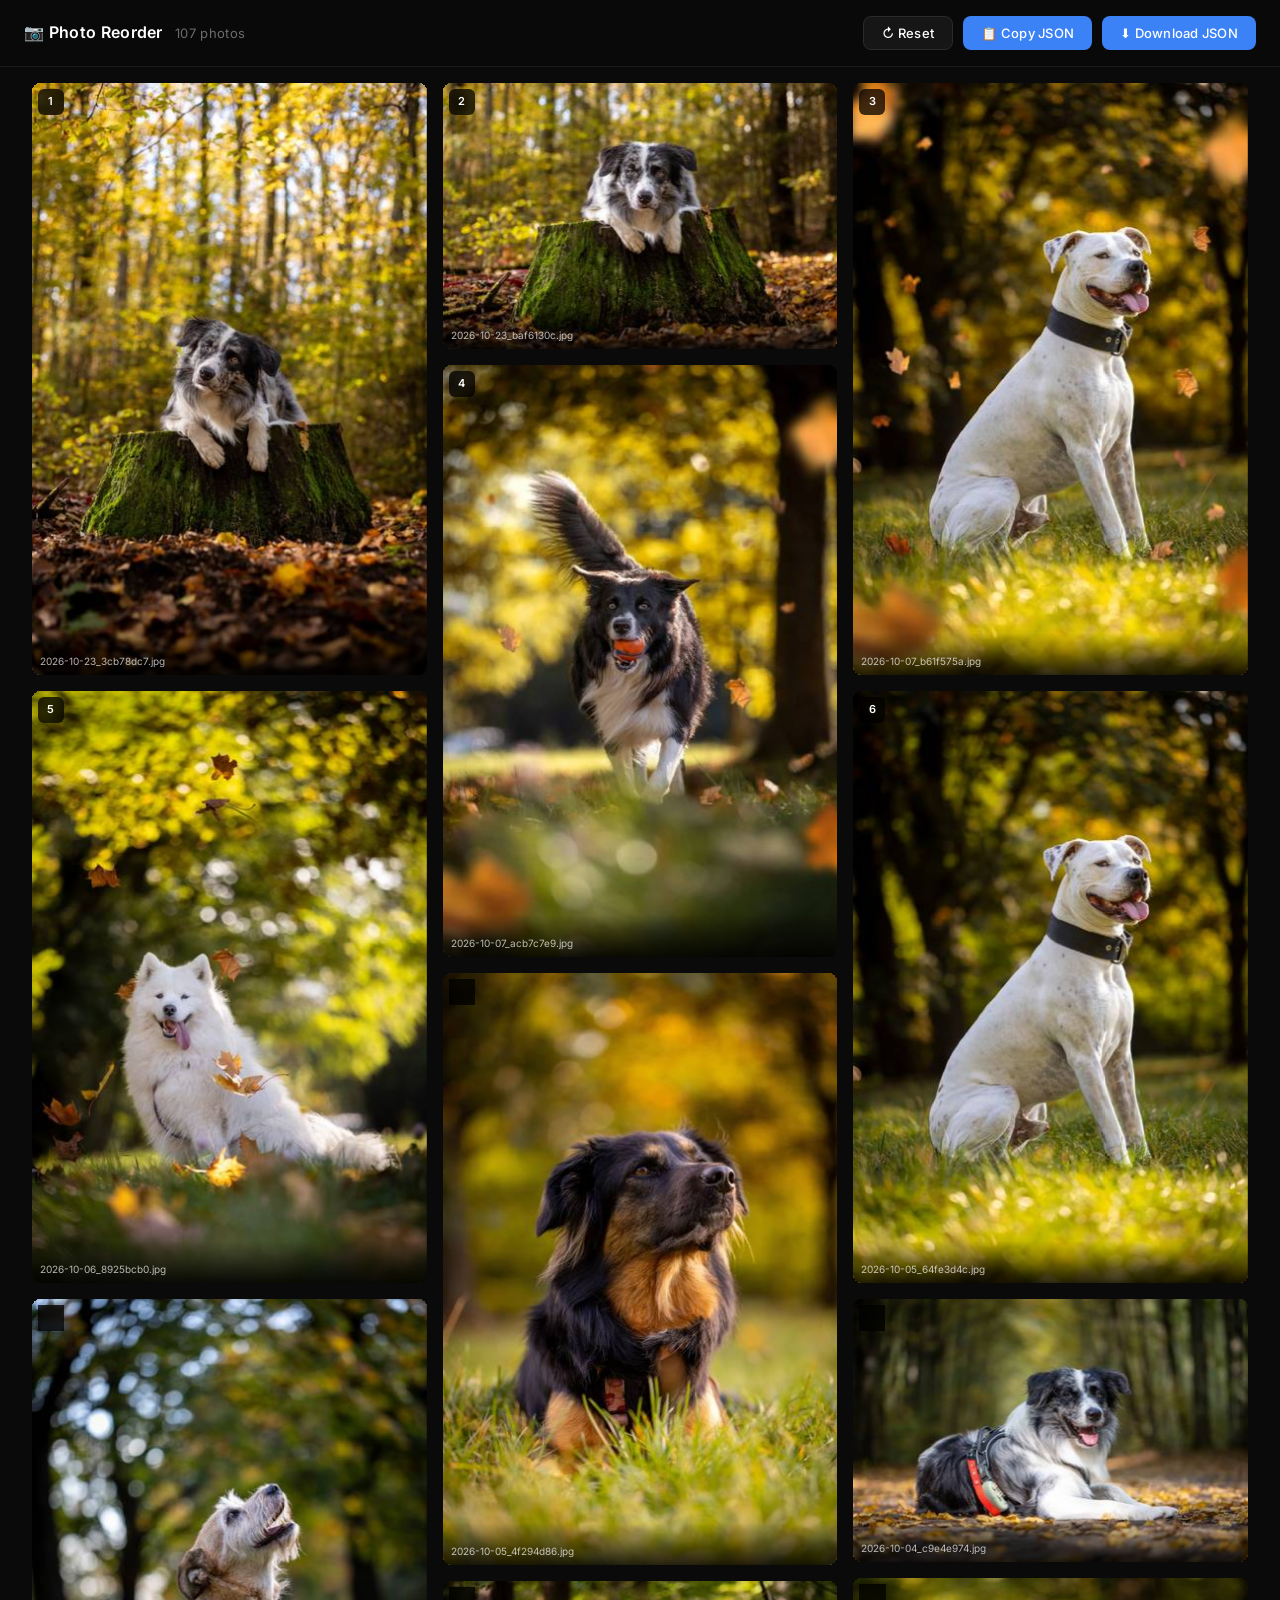
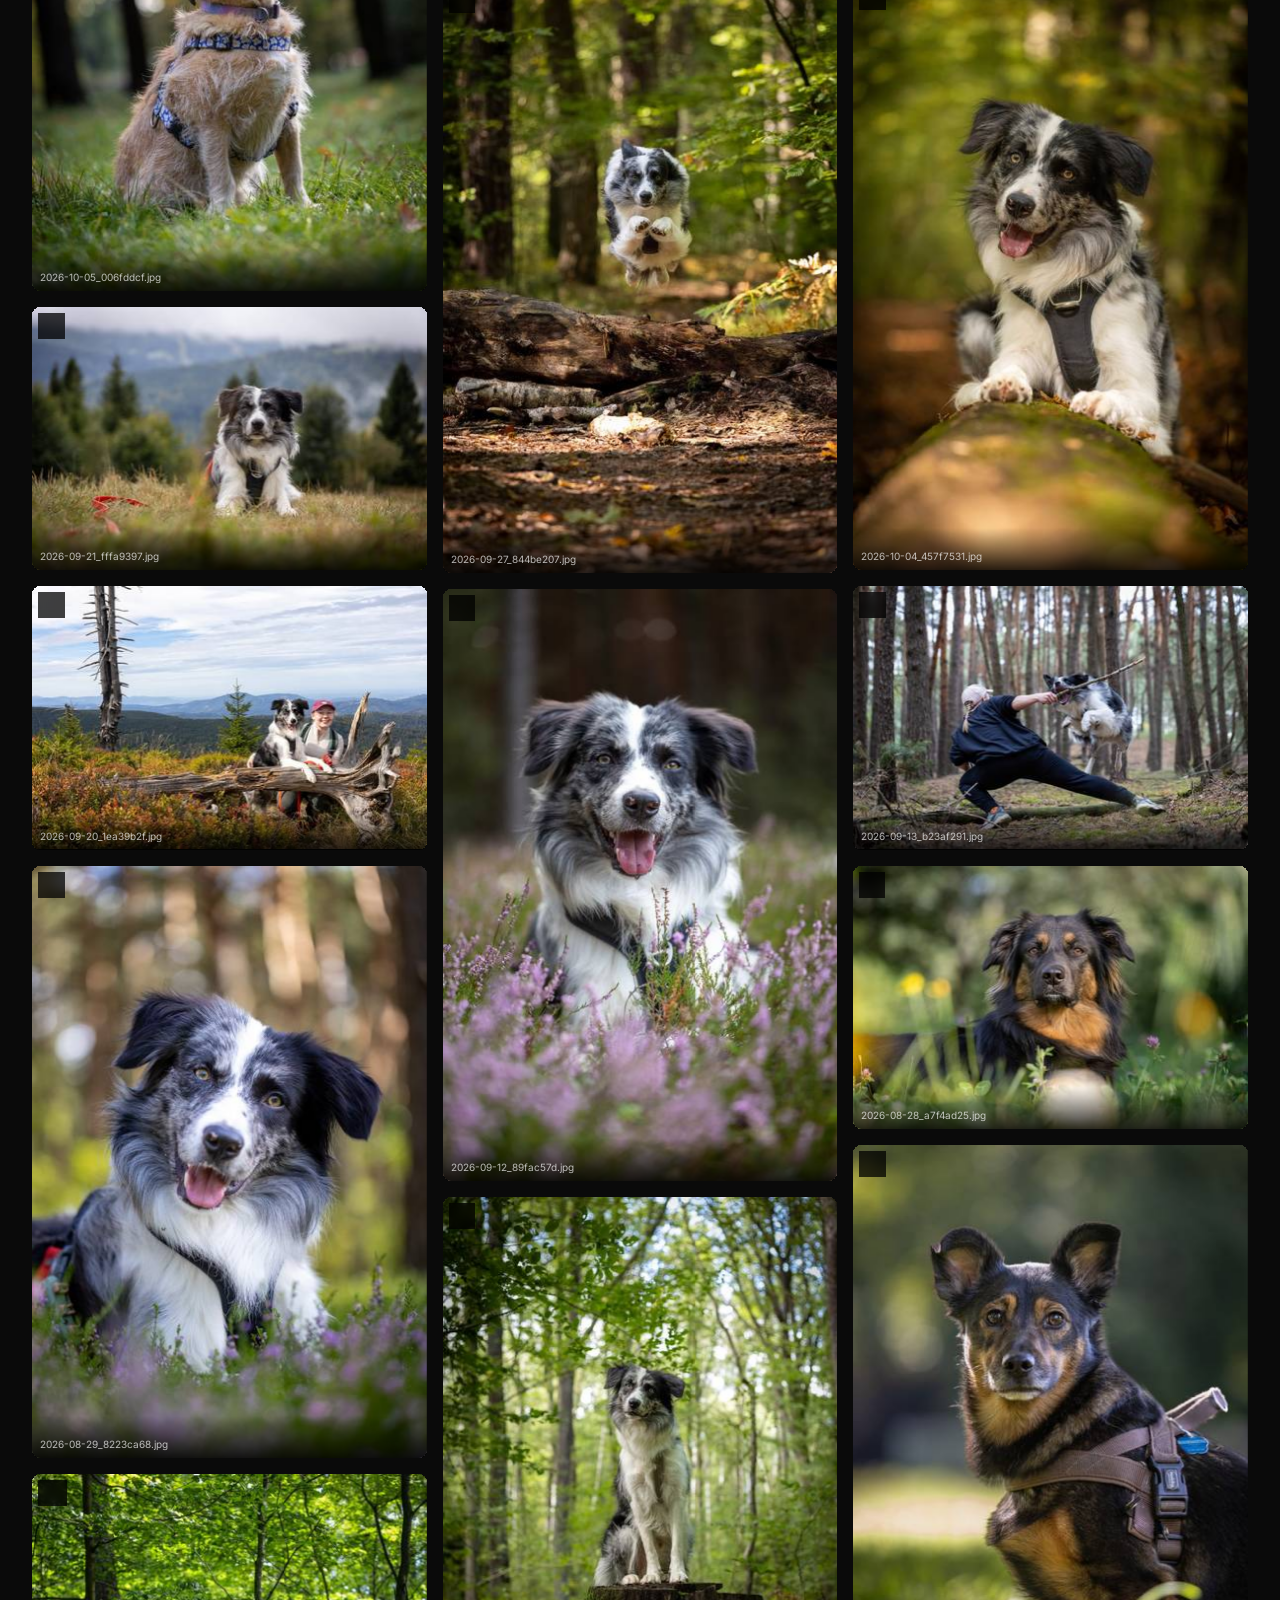
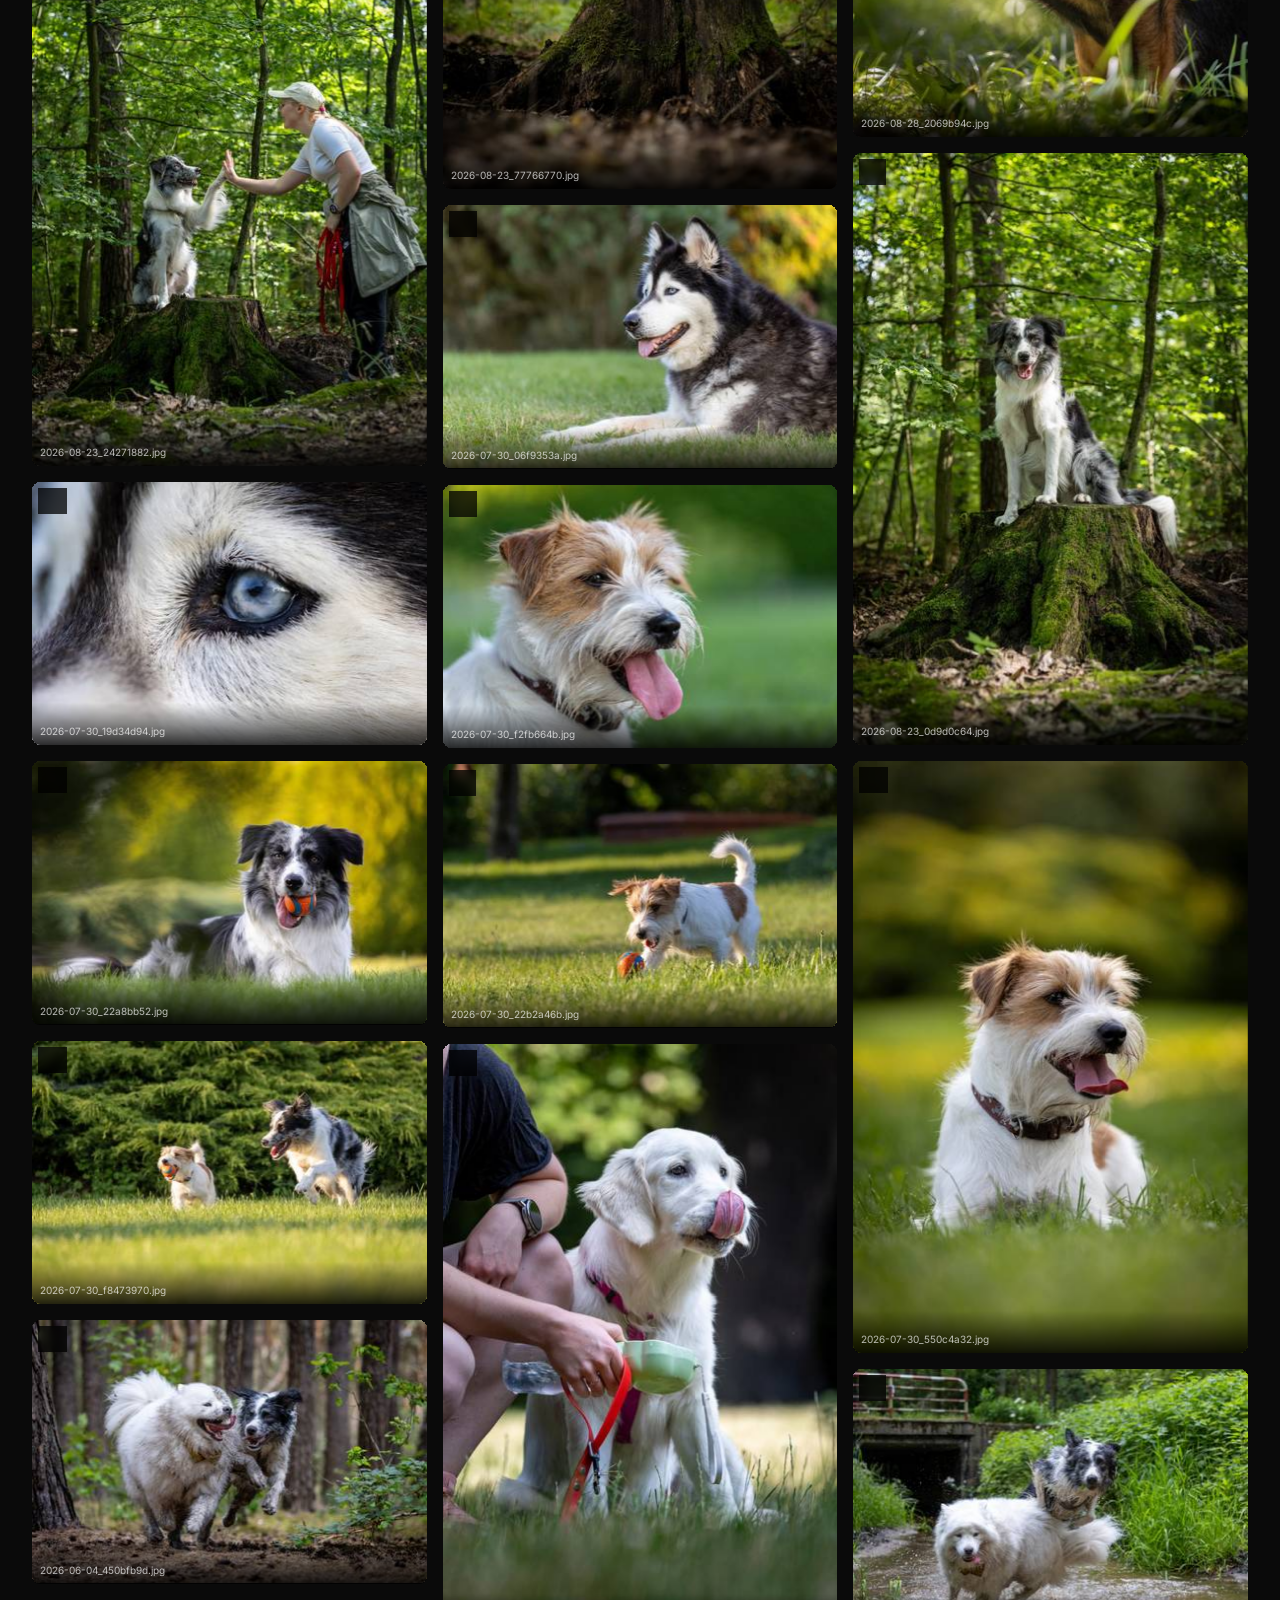
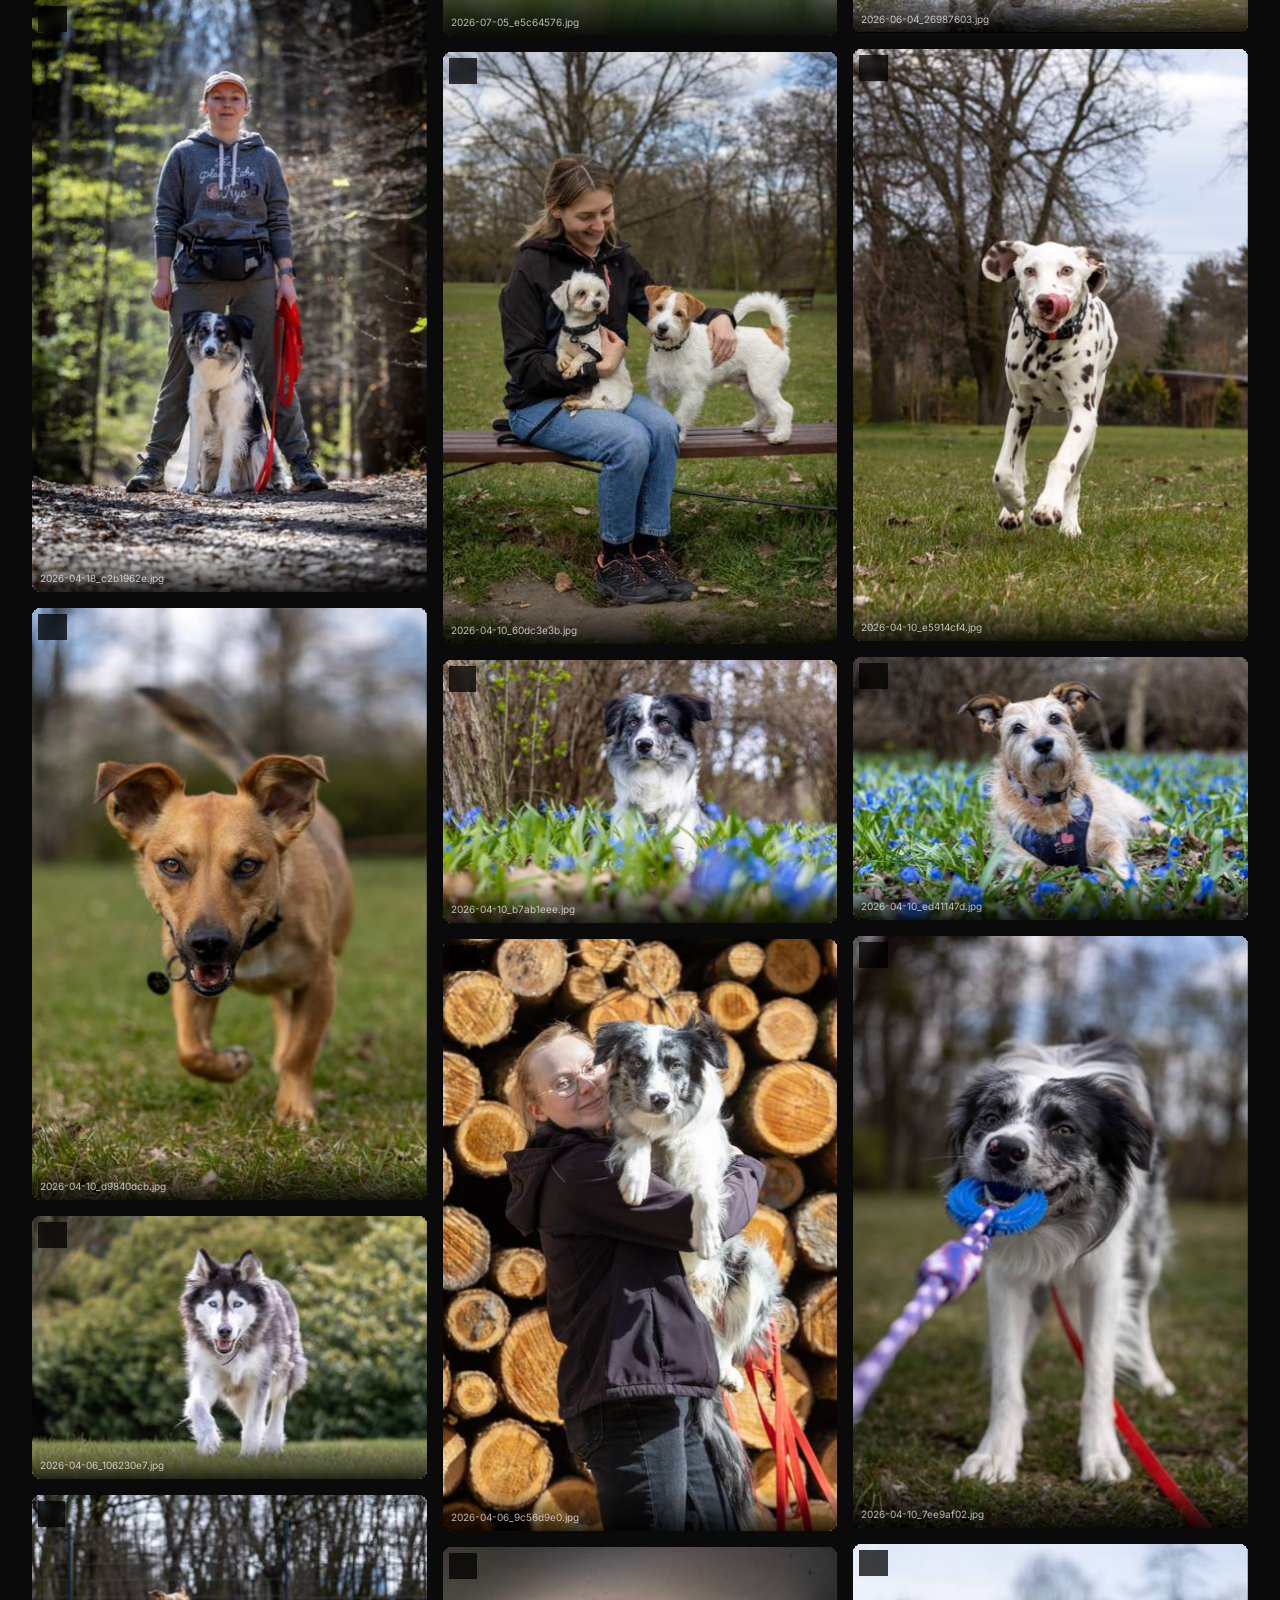
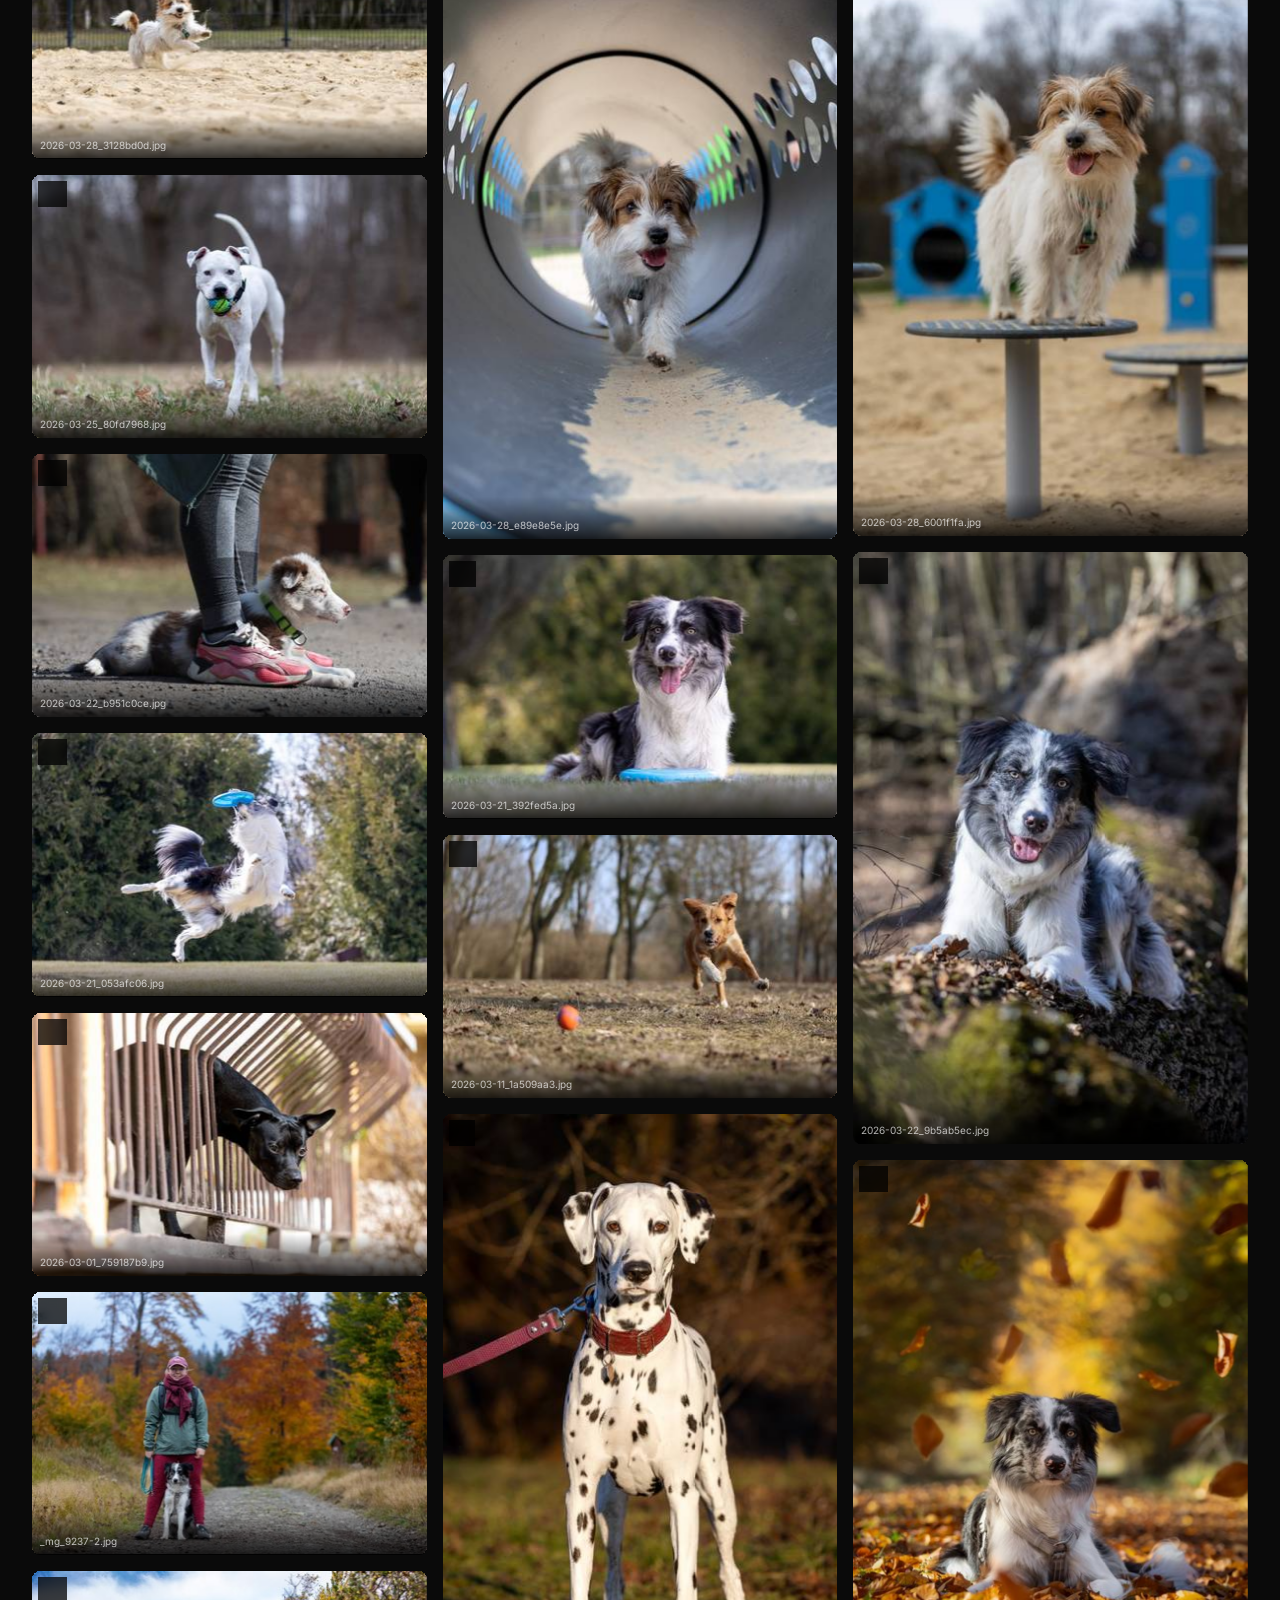
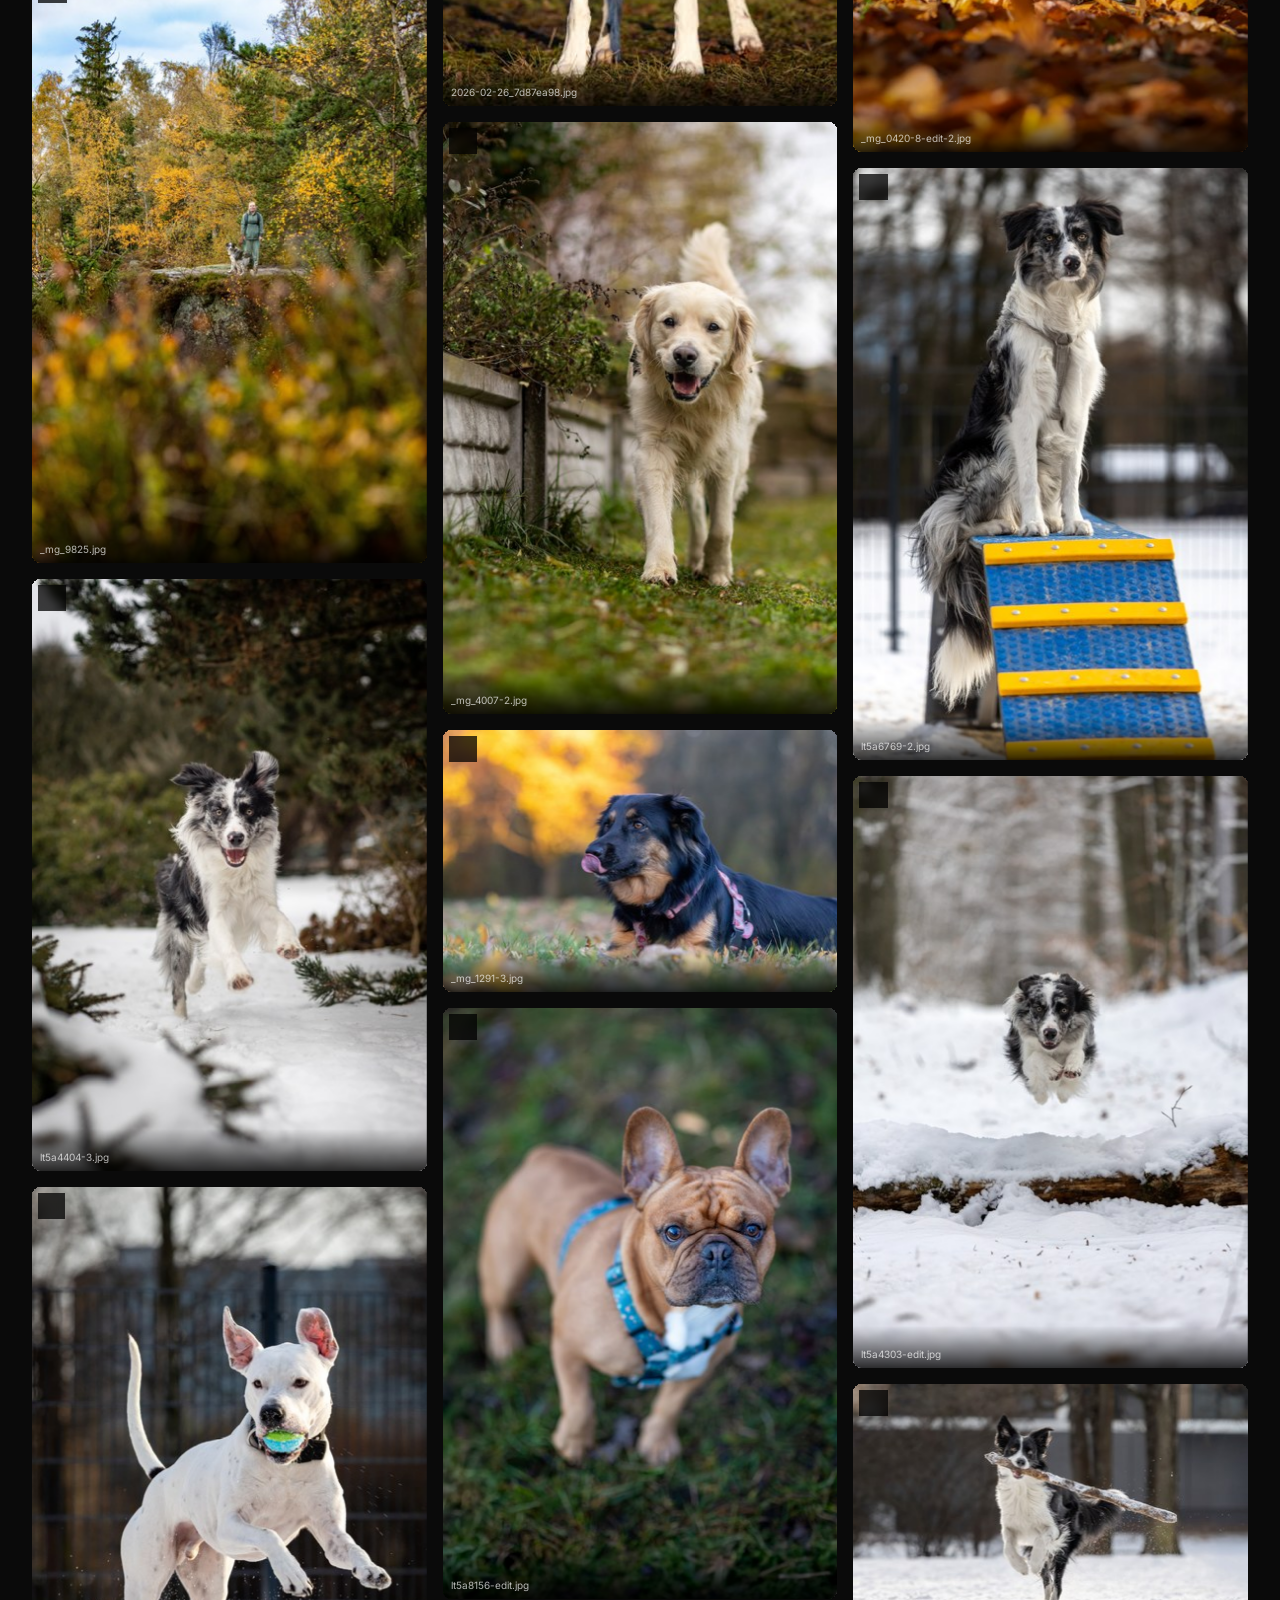
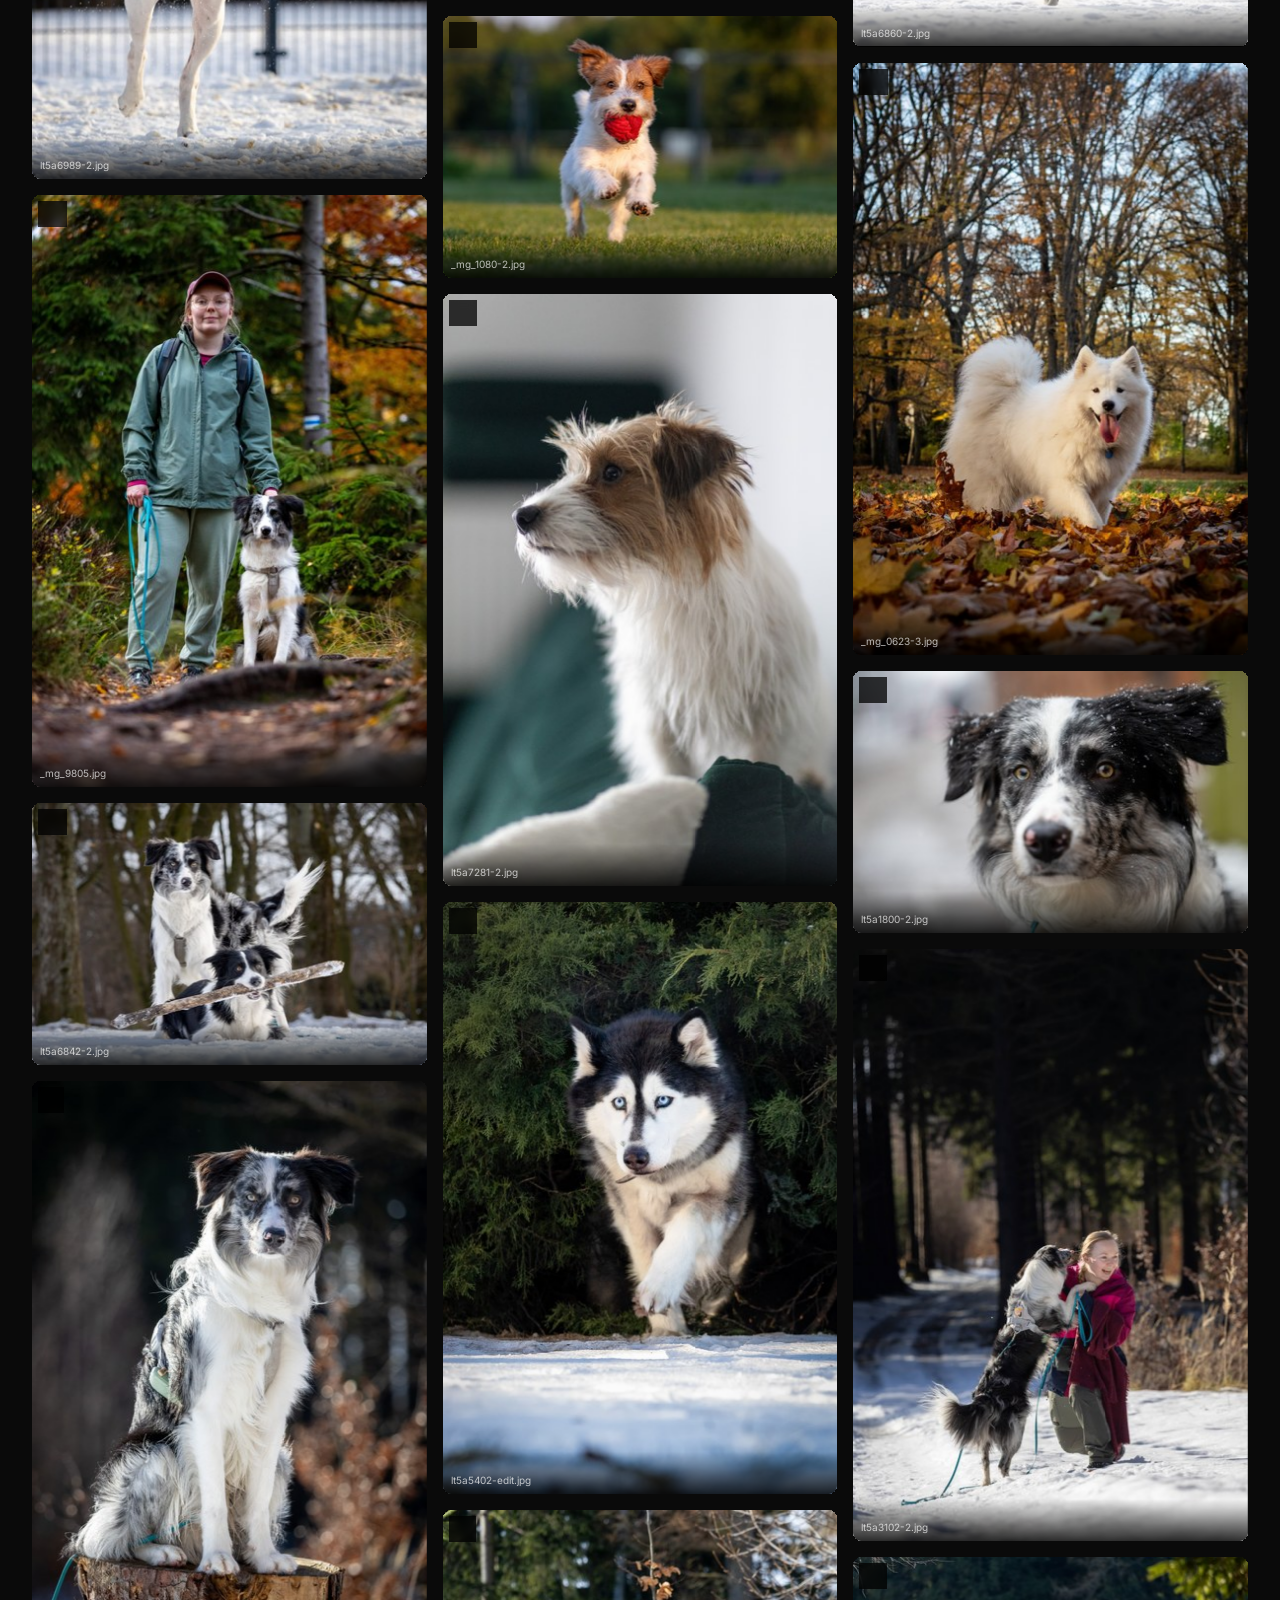
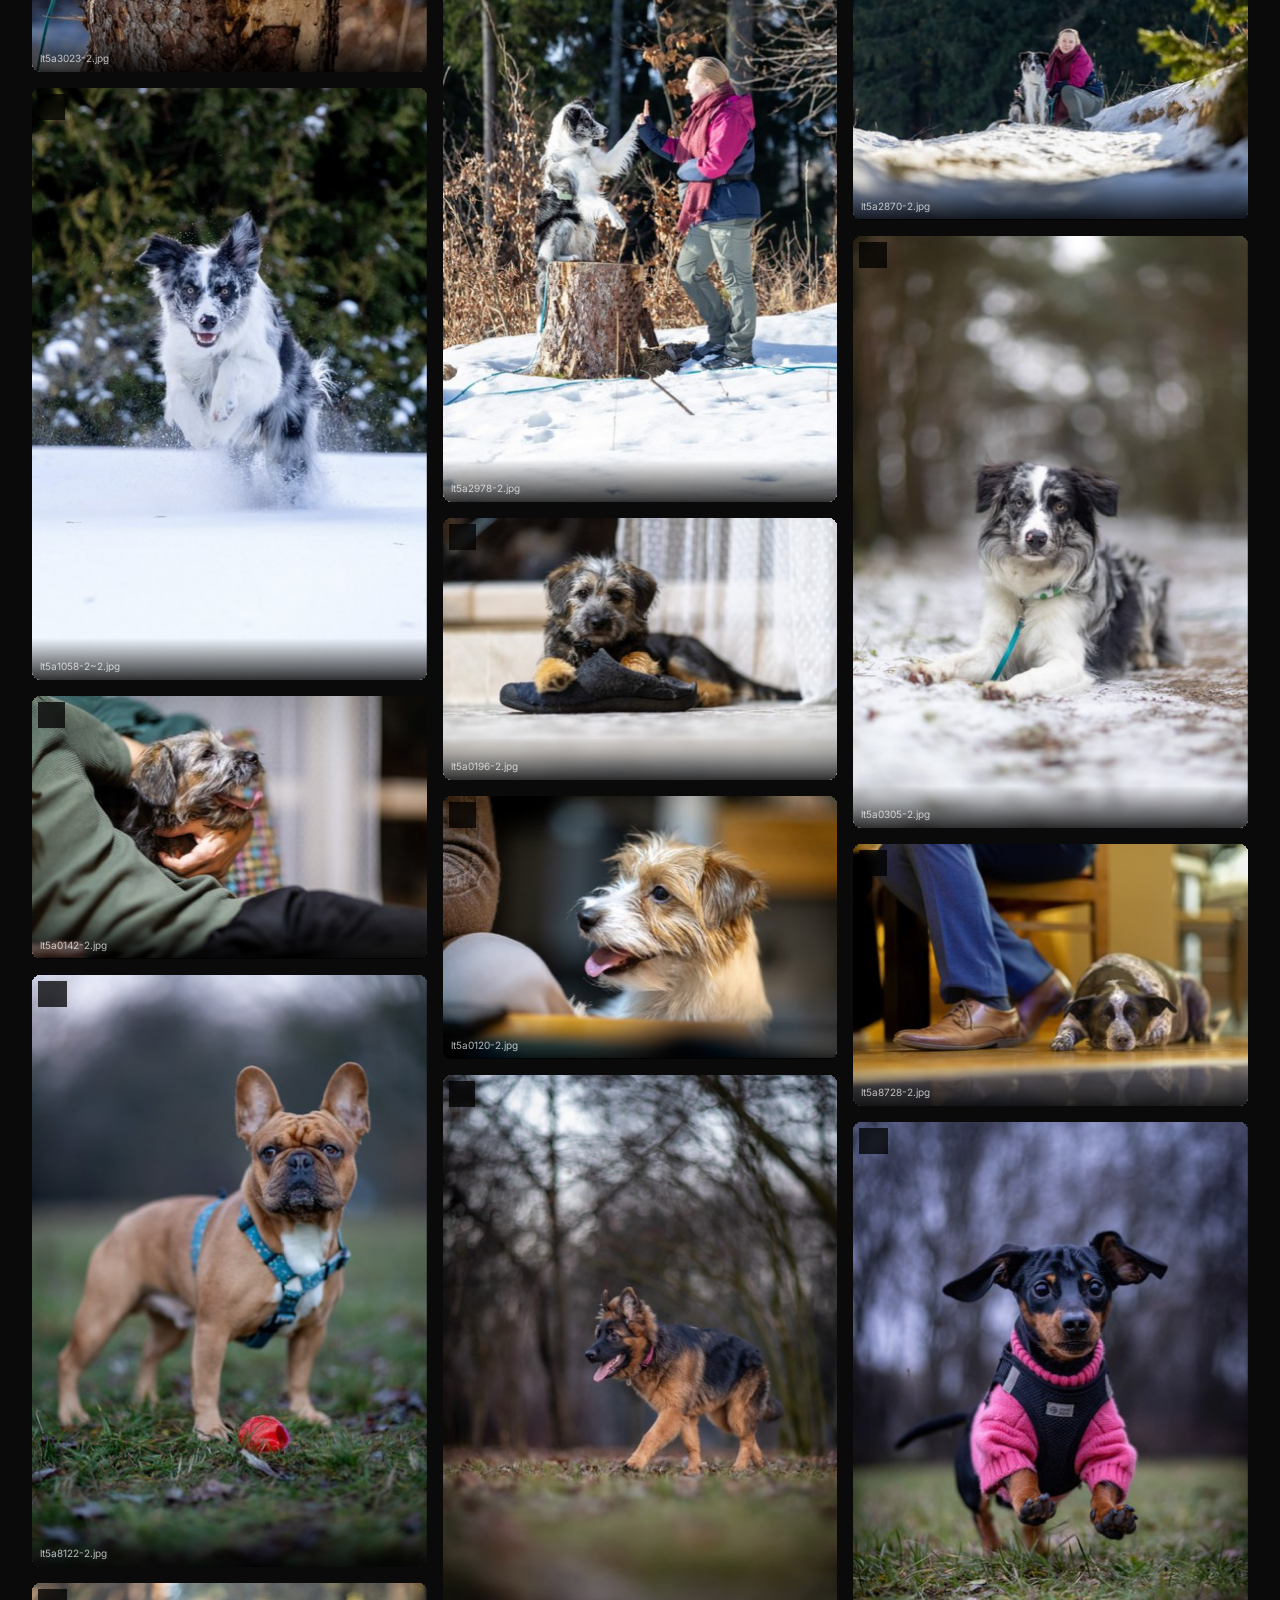
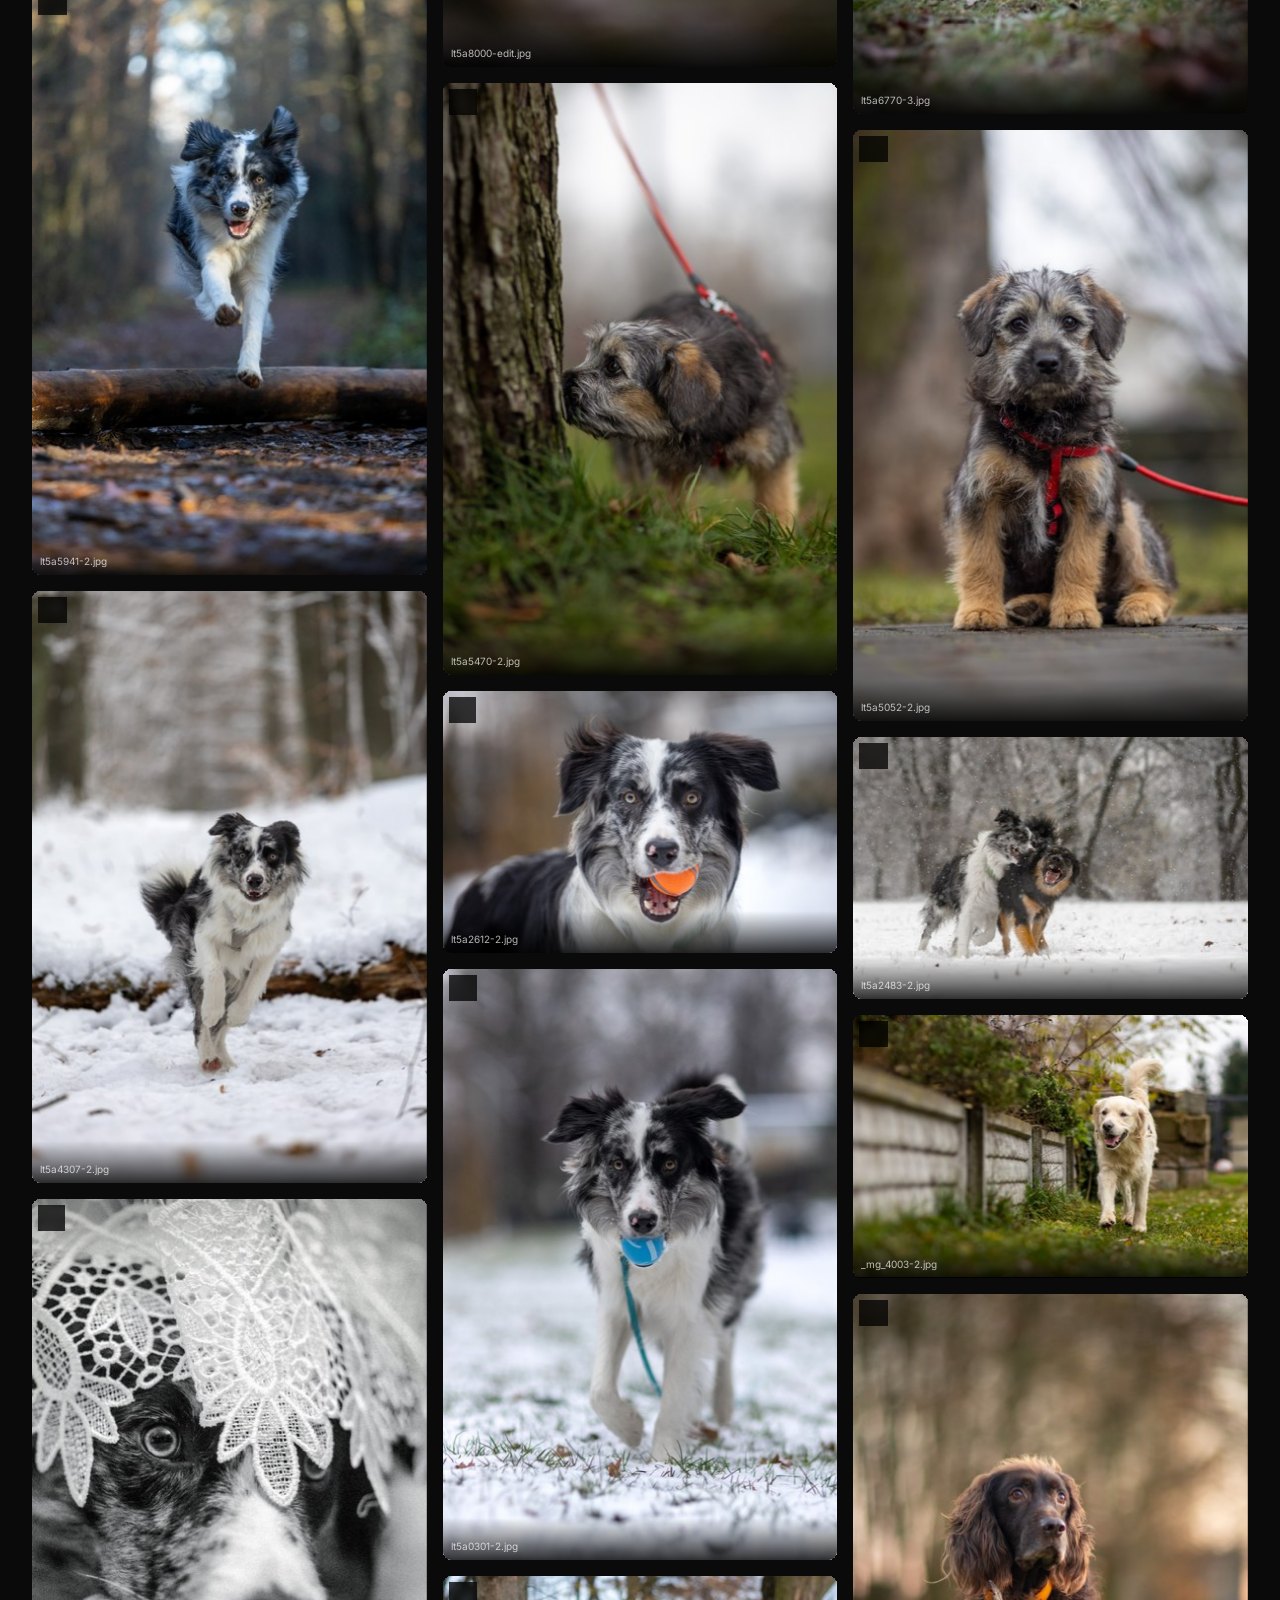
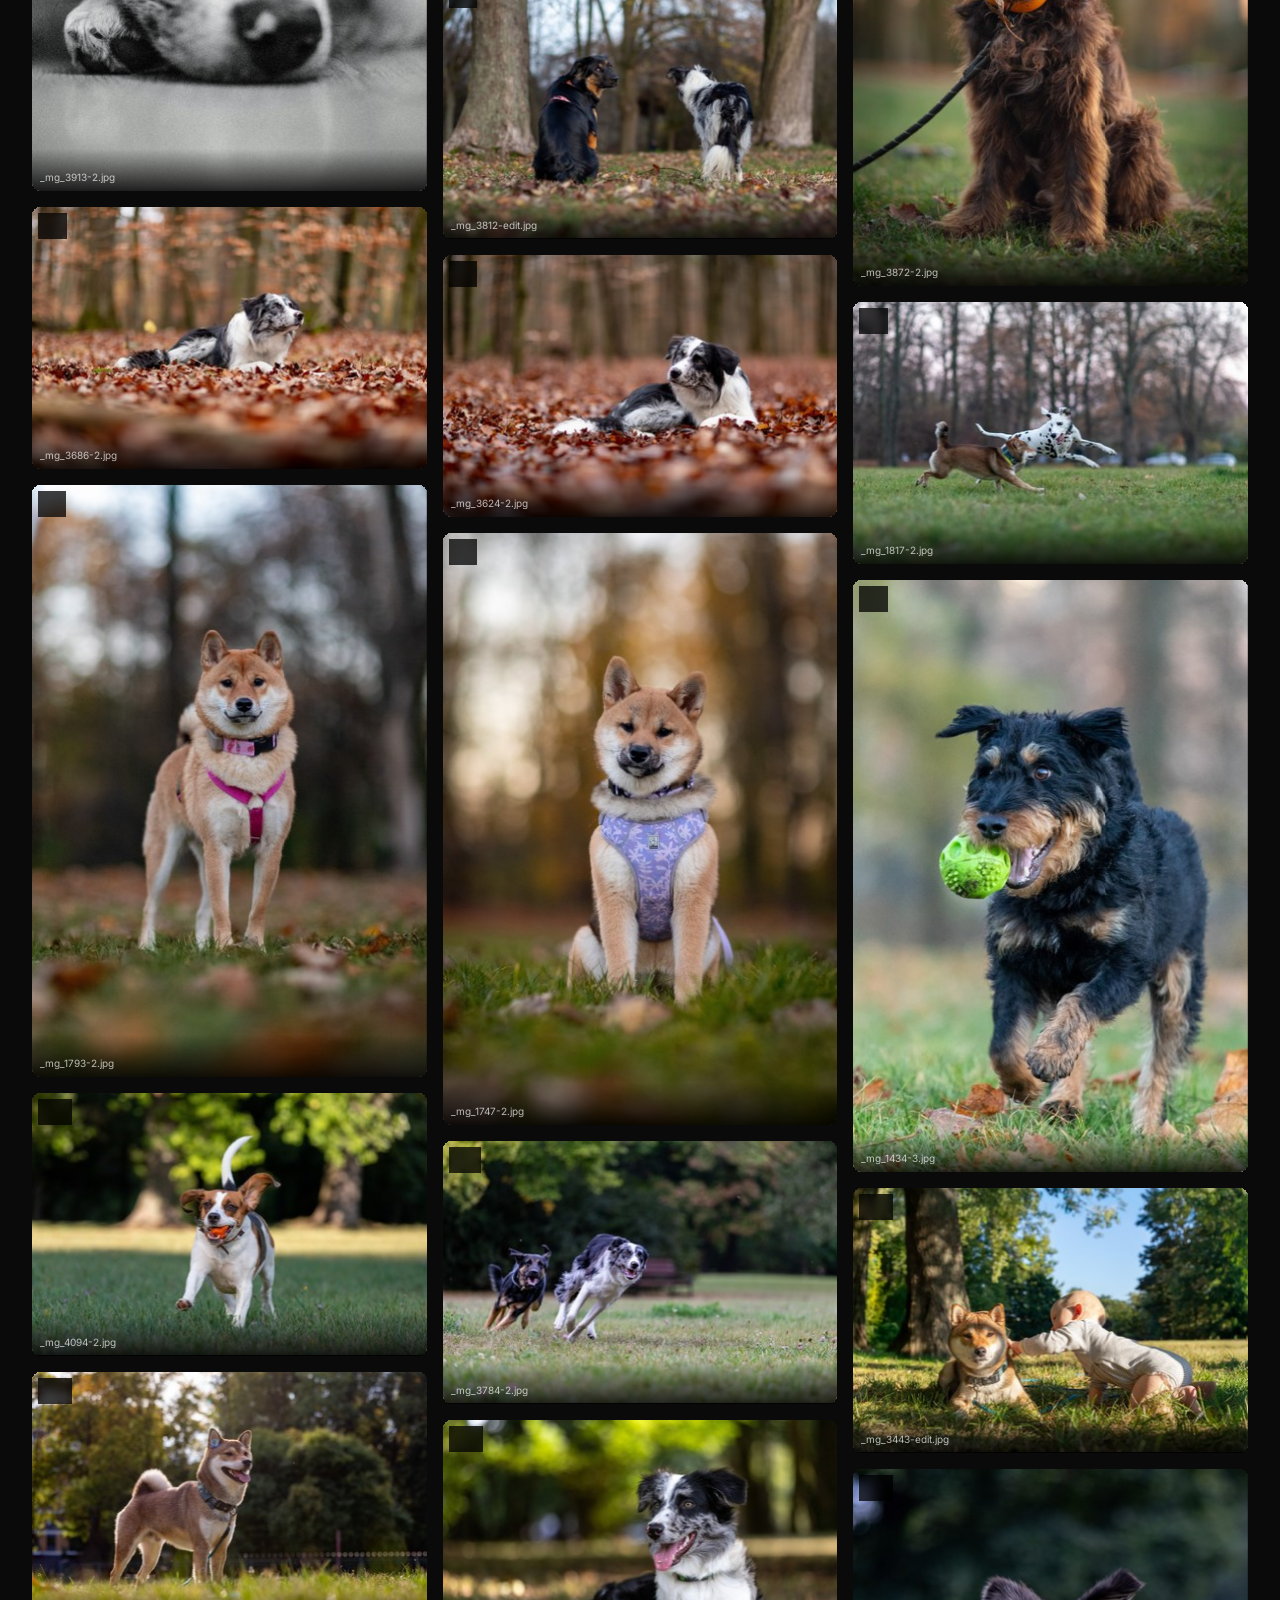
<file: admin.html>
<!DOCTYPE html>
<html lang="en">

<head>
    <meta charset="UTF-8">
    <meta name="viewport" content="width=device-width, initial-scale=1.0">
    <title>Photo Reorder — Admin</title>
    <meta name="robots" content="noindex, nofollow">
    <link rel="preconnect" href="https://fonts.googleapis.com">
    <link rel="preconnect" href="https://fonts.gstatic.com" crossorigin>
    <link href="https://fonts.googleapis.com/css2?family=Inter:wght@300;400;500;600&display=swap" rel="stylesheet">
    <!-- Reuse production gallery styles for authentic preview -->
    <link rel="stylesheet" href="css/style.css">
    <!-- Admin-specific overrides -->
    <link rel="stylesheet" href="css/admin.css">
</head>

<body>
    <!-- Toolbar -->
    <div class="toolbar">
        <div class="toolbar__title">
            📷 Photo Reorder <span id="photoCount"></span>
        </div>
        <div class="toolbar__actions">
            <button class="btn btn--secondary" id="btnReset">↻ Reset</button>
            <button class="btn btn--primary" id="btnCopy">📋 Copy JSON</button>
            <button class="btn btn--primary" id="btnDownload">⬇ Download JSON</button>
        </div>
    </div>

    <!-- Gallery preview using same structure as production -->
    <section class="gallery" id="gallery">
        <div class="gallery__grid" id="galleryGrid">
            <!-- Images injected by admin.js using same masonry engine -->
        </div>
    </section>

    <!-- Toast notification -->
    <div class="toast" id="toast"></div>

    <script src="js/masonry.js"></script>
    <script src="js/admin.js"></script>
</body>

</html>
</file>
<file: css/style.css>
/* ========================================
   DESIGN TOKENS
   ======================================== */
:root {
    --color-bg: #0a0a0a;
    --color-bg-elevated: #111111;
    --color-bg-card: #161616;
    --color-surface: #1a1a1a;
    --color-border: rgba(255, 255, 255, 0.08);
    --color-text: #ffffff;
    --color-text-secondary: rgba(255, 255, 255, 0.65);
    --color-text-tertiary: rgba(255, 255, 255, 0.45);
    --color-accent: #ffffff;
    --color-overlay: rgba(0, 0, 0, 0.92);

    --font-primary: 'Inter', -apple-system, BlinkMacSystemFont, sans-serif;
    --font-size-xs: 0.75rem;
    --font-size-sm: 0.875rem;
    --font-size-base: 1rem;
    --font-size-lg: 1.125rem;
    --font-size-xl: 1.5rem;
    --font-size-2xl: 2rem;
    --font-size-3xl: 3rem;
    --font-size-hero: clamp(2.5rem, 6vw, 5rem);
    --font-size-hero-sub: clamp(1rem, 2.5vw, 1.75rem);

    --spacing-xs: 0.5rem;
    --spacing-sm: 1rem;
    --spacing-md: 1.5rem;
    --spacing-lg: 2rem;
    --spacing-xl: 3rem;
    --spacing-2xl: 5rem;
    --spacing-3xl: 8rem;

    --radius-sm: 4px;
    --radius-md: 8px;
    --radius-lg: 12px;

    --transition-fast: 0.2s cubic-bezier(0.4, 0, 0.2, 1);
    --transition-base: 0.3s cubic-bezier(0.4, 0, 0.2, 1);
    --transition-slow: 0.5s cubic-bezier(0.4, 0, 0.2, 1);

    --nav-height: 64px;
    --max-width: 1800px;
}

/* ========================================
   RESET & BASE
   ======================================== */
*,
*::before,
*::after {
    margin: 0;
    padding: 0;
    box-sizing: border-box;
}

html {
    scroll-behavior: smooth;
    -webkit-font-smoothing: antialiased;
    -moz-osx-font-smoothing: grayscale;
}

body {
    font-family: var(--font-primary);
    background-color: var(--color-bg);
    color: var(--color-text);
    line-height: 1.6;
    overflow-x: hidden;
}

::selection {
    background: rgba(255, 255, 255, 0.15);
    color: var(--color-text);
}

/* Custom scrollbar */
::-webkit-scrollbar {
    width: 6px;
}

::-webkit-scrollbar-track {
    background: var(--color-bg);
}

::-webkit-scrollbar-thumb {
    background: rgba(255, 255, 255, 0.15);
    border-radius: 3px;
}

::-webkit-scrollbar-thumb:hover {
    background: rgba(255, 255, 255, 0.25);
}

img {
    display: block;
    max-width: 100%;
}

a {
    color: inherit;
    text-decoration: none;
}

button {
    font-family: inherit;
    cursor: pointer;
    border: none;
    background: none;
    color: inherit;
}

/* Screen reader only */
.sr-only {
    position: absolute;
    width: 1px;
    height: 1px;
    padding: 0;
    margin: -1px;
    overflow: hidden;
    clip: rect(0, 0, 0, 0);
    white-space: nowrap;
    border: 0;
}

/* ========================================
   NAVIGATION
   ======================================== */
.nav {
    position: fixed;
    top: 0;
    left: 0;
    right: 0;
    height: var(--nav-height);
    z-index: 100;
    transition: background var(--transition-base), box-shadow var(--transition-base);
}

.nav--scrolled {
    background: rgba(10, 10, 10, 0.85);
    backdrop-filter: blur(20px);
    -webkit-backdrop-filter: blur(20px);
    box-shadow: 0 1px 0 var(--color-border);
}

.nav__inner {
    max-width: var(--max-width);
    margin: 0 auto;
    padding: 0 var(--spacing-lg);
    height: 100%;
    display: flex;
    align-items: center;
    justify-content: space-between;
}

.nav__logo {
    font-size: var(--font-size-lg);
    font-weight: 600;
    letter-spacing: 0.05em;
    transition: opacity var(--transition-fast);
}

.nav__logo:hover {
    opacity: 0.7;
}

.nav__links {
    display: flex;
    align-items: center;
    gap: var(--spacing-lg);
    list-style: none;
}

.nav__link {
    font-size: var(--font-size-sm);
    font-weight: 400;
    letter-spacing: 0.08em;
    text-transform: uppercase;
    color: var(--color-text-secondary);
    transition: color var(--transition-fast);
    position: relative;
}

.nav__link::after {
    content: '';
    position: absolute;
    bottom: -4px;
    left: 0;
    width: 0;
    height: 1px;
    background: var(--color-text);
    transition: width var(--transition-base);
}

.nav__link:hover {
    color: var(--color-text);
}

.nav__link:hover::after {
    width: 100%;
}

.nav__cta {
    display: inline-flex;
    align-items: center;
    line-height: 1;
    font-size: var(--font-size-xs);
    font-weight: 500;
    letter-spacing: 0.1em;
    text-transform: uppercase;
    color: var(--color-bg);
    background: var(--color-text);
    padding: 10px 18px;
    border-radius: 100px;
    transition: all var(--transition-base);
}

.nav__cta:hover {
    background: rgba(255, 255, 255, 0.85);
    transform: translateY(-1px);
    box-shadow: 0 4px 15px rgba(255, 255, 255, 0.15);
}

/* Mobile nav toggle */
.nav__toggle {
    display: none;
    flex-direction: column;
    gap: 5px;
    padding: 4px;
    z-index: 101;
}

.nav__toggle span {
    display: block;
    width: 22px;
    height: 1.5px;
    background: var(--color-text);
    transition: transform var(--transition-base), opacity var(--transition-fast);
}

.nav__toggle--active span:nth-child(1) {
    transform: translateY(6.5px) rotate(45deg);
}

.nav__toggle--active span:nth-child(2) {
    opacity: 0;
}

.nav__toggle--active span:nth-child(3) {
    transform: translateY(-6.5px) rotate(-45deg);
}

/* ========================================
   FULL-PAGE PARTICLES
   ======================================== */
.particles-canvas {
    position: fixed;
    top: 0;
    left: 0;
    width: 100%;
    height: 100%;
    z-index: 0;
    pointer-events: none;
}

/* ========================================
   HERO
   ======================================== */
.hero {
    position: relative;
    margin-top: var(--nav-height);
    height: 25vh;
    min-height: 280px;
    max-height: 480px;
    display: flex;
    align-items: center;
    justify-content: center;
    overflow: hidden;
}

.hero__content {
    position: relative;
    z-index: 1;
    text-align: center;
    padding: var(--spacing-lg);
}

.hero__title {
    display: flex;
    flex-direction: column;
    gap: 0.1em;
    margin-bottom: var(--spacing-md);
}

.hero__title-line {
    font-size: var(--font-size-hero);
    font-weight: 300;
    letter-spacing: 0.02em;
    line-height: 1.1;
    animation: fadeInUp 1s ease forwards;
    opacity: 0;
}

.hero__title-sub {
    font-size: var(--font-size-hero-sub);
    font-weight: 300;
    letter-spacing: 0.3em;
    text-transform: uppercase;
    color: var(--color-text-secondary);
    animation: fadeInUp 1s ease 0.2s forwards;
    opacity: 0;
}

.hero__tagline {
    font-size: var(--font-size-sm);
    color: var(--color-text-tertiary);
    letter-spacing: 0.1em;
    margin-bottom: var(--spacing-md);
    animation: fadeInUp 1s ease 0.4s forwards;
    opacity: 0;
}

.hero__cta {
    display: inline-flex;
    align-items: center;
    gap: var(--spacing-xs);
    font-size: var(--font-size-xs);
    font-weight: 400;
    letter-spacing: 0.1em;
    text-transform: uppercase;
    color: var(--color-text-secondary);
    padding: var(--spacing-sm) var(--spacing-lg);
    border: 1px solid var(--color-border);
    border-radius: 100px;
    transition: all var(--transition-base);
    animation: fadeInUp 1s ease 0.6s forwards;
    opacity: 0;
}

.hero__cta:hover {
    color: var(--color-text);
    border-color: rgba(255, 255, 255, 0.5);
    background: rgba(255, 255, 255, 0.05);
    transform: translateY(-2px);
    box-shadow: 0 4px 15px rgba(255, 255, 255, 0.1);
}

.hero__cta svg {
    animation: bobDown 2s ease-in-out infinite;
}

/* ========================================
   ABOUT & OFFER
   ======================================== */
.about {
    position: relative;
    z-index: 1;
    padding: var(--spacing-2xl) var(--spacing-lg);
    text-align: center;
    max-width: var(--max-width);
    margin: 0 auto;
}

.about__inner {
    max-width: 800px;
    margin: 0 auto;
}

.about__title {
    font-size: var(--font-size-2xl);
    font-weight: 300;
    letter-spacing: 0.15em;
    text-transform: uppercase;
    margin-bottom: var(--spacing-md);
}

.about__description {
    font-size: var(--font-size-base);
    color: var(--color-text-secondary);
    line-height: 1.8;
}

.offer {
    position: relative;
    z-index: 1;
    padding: var(--spacing-2xl) var(--spacing-lg);
    background: var(--color-bg-elevated);
    text-align: center;
}

.offer__inner {
    max-width: 1200px;
    margin: 0 auto;
}

.offer__title {
    font-size: var(--font-size-2xl);
    font-weight: 300;
    letter-spacing: 0.15em;
    text-transform: uppercase;
    margin-bottom: var(--spacing-2xl);
}

.offer__grid {
    display: grid;
    grid-template-columns: repeat(3, 1fr);
    gap: var(--spacing-lg);
}

.offer__card {
    background: var(--color-surface);
    padding: var(--spacing-xl) var(--spacing-lg);
    border-radius: var(--radius-lg);
    border: 1px solid var(--color-border);
    transition: transform var(--transition-base), box-shadow var(--transition-base);
}

.offer__card:hover {
    transform: translateY(-5px);
    box-shadow: 0 10px 30px rgba(0, 0, 0, 0.5);
    border-color: rgba(255, 255, 255, 0.15);
}

.offer__card:hover .offer__icon {
    transform: scale(1.15) rotate(5deg);
}

.offer__icon {
    font-size: 2.5rem;
    margin-bottom: var(--spacing-md);
    display: inline-block;
    transition: transform var(--transition-base);
    animation: floatIcon 4s ease-in-out infinite;
}

.offer__card:nth-child(2) .offer__icon {
    animation-delay: 1.5s;
}

.offer__card:nth-child(3) .offer__icon {
    animation-delay: 3s;
}

.offer__card h3 {
    font-size: var(--font-size-lg);
    font-weight: 400;
    margin-bottom: var(--spacing-sm);
    color: var(--color-accent);
}

.offer__card p {
    font-size: var(--font-size-sm);
    color: var(--color-text-secondary);
    line-height: 1.6;
}

/* ========================================
   GALLERY
   ======================================== */
.gallery {
    position: relative;
    z-index: 1;
    padding: var(--spacing-sm) var(--spacing-lg) var(--spacing-2xl);
    max-width: var(--max-width);
    margin: 0 auto;
}

.gallery__header {
    text-align: center;
    margin-bottom: var(--spacing-2xl);
}

.gallery__title {
    font-size: var(--font-size-2xl);
    font-weight: 300;
    letter-spacing: 0.15em;
    text-transform: uppercase;
    margin-bottom: var(--spacing-xs);
}

.gallery__count {
    font-size: var(--font-size-sm);
    color: var(--color-text-tertiary);
    letter-spacing: 0.05em;
}

.gallery__grid {
    --gallery-columns: 3;
    position: relative;
    width: 100%;
    transition: height 0.3s ease;
}

.gallery__item {
    position: absolute;
    overflow: hidden;
    border-radius: var(--radius-md);
    cursor: pointer;
    opacity: 0;
    transform: translateY(20px);
    transition: opacity 0.6s ease, transform 0.6s ease, top 0.3s ease, left 0.3s ease, width 0.3s ease, box-shadow var(--transition-base);
    pointer-events: none;
}

.gallery__item--visible {
    opacity: 1;
    transform: translateY(0);
    pointer-events: auto;
}

.gallery__item::after {
    content: '';
    position: absolute;
    inset: 0;
    background: rgba(0, 0, 0, 0);
    transition: background var(--transition-base);
}

.gallery__item img {
    width: 100%;
    height: auto;
    display: block;
    transition: transform var(--transition-slow);
    will-change: transform;
}

/* Blur-up: thumbnail appears slightly blurred until high-res loads */
.gallery__img--thumb {
    filter: blur(6px);
    transform: scale(1.02);
    transition: filter 0.5s ease, transform 0.5s ease, opacity 0.4s ease;
}

/* High-res loaded: remove blur, crisp result */
.gallery__img--upgraded {
    filter: blur(0);
    transform: scale(1);
    transition: filter 0.5s ease, transform 0.5s ease, opacity 0.4s ease;
}

@media (hover: hover) {
    .gallery__item:hover::after {
        background: rgba(0, 0, 0, 0.15);
    }

    .gallery__item:hover {
        box-shadow: 0 12px 40px rgba(0, 0, 0, 0.5);
    }

    .gallery__item:hover img {
        transform: scale(1.05);
    }
}

/* Skeleton placeholder */
.gallery__item--skeleton {
    background: var(--color-surface);
    animation: pulse 1.5s ease-in-out infinite;
    min-height: 200px;
}

.gallery__load-more {
    display: flex;
    align-items: center;
    justify-content: center;
    margin: var(--spacing-2xl) auto 0;
    padding: var(--spacing-sm) var(--spacing-xl);
    font-size: var(--font-size-sm);
    letter-spacing: 0.1em;
    text-transform: uppercase;
    color: var(--color-text-secondary);
    border: 1px solid var(--color-border);
    border-radius: 100px;
    transition: all var(--transition-base);
    position: relative;
    z-index: 2;
}

.gallery__load-more:hover {
    color: var(--color-text);
    border-color: rgba(255, 255, 255, 0.5);
    background: rgba(255, 255, 255, 0.05);
    transform: translateY(-2px);
    box-shadow: 0 4px 15px rgba(255, 255, 255, 0.1);
}

.gallery__load-more--hidden {
    display: none;
}

/* ========================================
   LIGHTBOX
   ======================================== */
.lightbox {
    position: fixed;
    inset: 0;
    z-index: 200;
    background: var(--color-overlay);
    backdrop-filter: blur(30px);
    -webkit-backdrop-filter: blur(30px);
    display: flex;
    align-items: center;
    justify-content: center;
    opacity: 0;
    visibility: hidden;
    transition: opacity var(--transition-base), visibility var(--transition-base);
}

.lightbox--active {
    opacity: 1;
    visibility: visible;
}

.lightbox__content {
    max-width: 90vw;
    max-height: 85vh;
    display: flex;
    align-items: center;
    justify-content: center;
}

.lightbox__img {
    max-width: 100%;
    max-height: 85vh;
    object-fit: contain;
    border-radius: var(--radius-sm);
    opacity: 0;
    transform: scale(0.95);
    transition: opacity var(--transition-base), transform var(--transition-base);
}

.lightbox--active .lightbox__img {
    opacity: 1;
    transform: scale(1);
}

.lightbox__close {
    position: absolute;
    top: var(--spacing-lg);
    right: var(--spacing-lg);
    width: 48px;
    height: 48px;
    display: flex;
    align-items: center;
    justify-content: center;
    color: var(--color-text-secondary);
    transition: color var(--transition-fast);
    z-index: 201;
}

.lightbox__close:hover {
    color: var(--color-text);
}

.lightbox__nav {
    position: absolute;
    top: 50%;
    transform: translateY(-50%);
    width: 48px;
    height: 48px;
    display: flex;
    align-items: center;
    justify-content: center;
    color: var(--color-text-secondary);
    transition: color var(--transition-fast), background var(--transition-fast);
    border-radius: 50%;
    z-index: 201;
}

.lightbox__nav:hover {
    color: var(--color-text);
    background: rgba(255, 255, 255, 0.05);
}

.lightbox__nav--prev {
    left: var(--spacing-lg);
}

.lightbox__nav--next {
    right: var(--spacing-lg);
}

.lightbox__counter {
    position: absolute;
    bottom: var(--spacing-lg);
    left: 50%;
    transform: translateX(-50%);
    font-size: var(--font-size-base);
    font-weight: 500;
    color: var(--color-text-secondary);
    letter-spacing: 0.1em;
}

/* ========================================
   CONTACT
   ======================================== */
.contact {
    position: relative;
    z-index: 1;
    padding: var(--spacing-2xl) var(--spacing-lg);
    border-top: 1px solid var(--color-border);
}

.contact__inner {
    max-width: 560px;
    margin: 0 auto;
    text-align: center;
}

.contact__title {
    font-size: var(--font-size-2xl);
    font-weight: 300;
    letter-spacing: 0.15em;
    text-transform: uppercase;
    margin-bottom: var(--spacing-sm);
}

.contact__subtitle {
    font-size: var(--font-size-base);
    color: var(--color-text-secondary);
    margin-bottom: var(--spacing-2xl);
}

.contact__form {
    display: flex;
    flex-direction: column;
    gap: var(--spacing-md);
}

.contact__field {
    position: relative;
    text-align: left;
}

.contact__field input,
.contact__field textarea,
.contact__field select {
    width: 100%;
    padding: var(--spacing-md) var(--spacing-sm);
    padding-top: calc(var(--spacing-md) + 6px);
    background: var(--color-surface);
    border: 1px solid var(--color-border);
    border-radius: var(--radius-md);
    color: var(--color-text);
    font-family: var(--font-primary);
    font-size: var(--font-size-base);
    transition: border-color var(--transition-fast), box-shadow var(--transition-fast);
    outline: none;
    appearance: none;
    -webkit-appearance: none;
}

.contact__field select option {
    background: var(--color-surface);
    color: var(--color-text);
}

.contact__field select {
    cursor: pointer;
}

.contact__field textarea {
    resize: vertical;
}

.contact__field input:focus,
.contact__field textarea:focus,
.contact__field select:focus {
    border-color: rgba(255, 255, 255, 0.25);
    box-shadow: 0 0 0 3px rgba(255, 255, 255, 0.03);
}

.contact__field label {
    position: absolute;
    top: 50%;
    left: var(--spacing-sm);
    transform: translateY(-50%);
    font-size: var(--font-size-base);
    color: var(--color-text-tertiary);
    pointer-events: none;
    transition: all var(--transition-fast);
}

.contact__field textarea~label {
    top: calc(var(--spacing-md) + 6px);
    transform: translateY(0);
    transition: all var(--transition-fast);
}

.contact__field input:focus~label,
.contact__field input:not(:placeholder-shown)~label,
.contact__field textarea:focus~label,
.contact__field textarea:not(:placeholder-shown)~label,
.contact__field select:focus~label,
.contact__field select:valid~label,
.contact__field select:not([value=""])~label {
    top: 10px;
    transform: translateY(0);
    font-size: var(--font-size-xs);
    color: var(--color-text-secondary);
}

.contact__select-icon {
    position: absolute;
    right: var(--spacing-sm);
    top: 50%;
    transform: translateY(-50%);
    color: var(--color-text-tertiary);
    pointer-events: none;
    transition: color var(--transition-fast);
}

.contact__field select:focus~.contact__select-icon {
    color: var(--color-text);
}

.contact__submit {
    display: inline-flex;
    align-items: center;
    justify-content: center;
    gap: var(--spacing-xs);
    padding: var(--spacing-sm) var(--spacing-xl);
    margin-top: var(--spacing-sm);
    font-size: var(--font-size-sm);
    font-weight: 500;
    letter-spacing: 0.1em;
    text-transform: uppercase;
    color: var(--color-bg);
    background: var(--color-text);
    border-radius: 100px;
    transition: all var(--transition-base);
    align-self: center;
}

.contact__submit svg {
    transition: transform var(--transition-base);
}

.contact__submit:hover {
    background: rgba(255, 255, 255, 0.85);
    transform: translateY(-1px);
    box-shadow: 0 4px 20px rgba(255, 255, 255, 0.1);
}

.contact__submit:hover svg {
    transform: translateX(4px);
}

.contact__submit:active {
    transform: translateY(0);
}

.contact__status {
    font-size: var(--font-size-sm);
    color: var(--color-text-secondary);
    min-height: 1.5em;
    transition: opacity var(--transition-fast);
}

.contact__status--success {
    color: #4ade80;
}

.contact__status--error {
    color: #f87171;
}

/* ========================================
   FOOTER
   ======================================== */
.footer {
    position: relative;
    z-index: 1;
    padding: var(--spacing-xl) var(--spacing-lg);
    text-align: center;
    font-size: var(--font-size-xs);
    color: var(--color-text-tertiary);
    letter-spacing: 0.05em;
    border-top: 1px solid var(--color-border);
}

/* ========================================
   BACK TO TOP
   ======================================== */
.back-to-top {
    position: fixed;
    bottom: var(--spacing-lg);
    right: var(--spacing-lg);
    width: 44px;
    height: 44px;
    background: var(--color-surface);
    color: var(--color-text);
    border: 1px solid var(--color-border);
    border-radius: 50%;
    display: flex;
    align-items: center;
    justify-content: center;
    opacity: 0;
    visibility: hidden;
    transform: translateY(20px);
    transition: all var(--transition-base);
    z-index: 90;
    cursor: pointer;
}

.back-to-top--visible {
    opacity: 1;
    visibility: visible;
    transform: translateY(0);
}

.back-to-top:hover {
    background: var(--color-bg-elevated);
    border-color: rgba(255, 255, 255, 0.3);
    transform: translateY(-3px);
    box-shadow: 0 5px 15px rgba(0, 0, 0, 0.5);
}

.back-to-top:hover svg {
    animation: bobDown 1.5s ease-in-out infinite;
}

/* ========================================
   ANIMATIONS
   ======================================== */
@keyframes fadeInUp {
    from {
        opacity: 0;
        transform: translateY(30px);
    }

    to {
        opacity: 1;
        transform: translateY(0);
    }
}

@keyframes bobDown {

    0%,
    100% {
        transform: translateY(0);
    }

    50% {
        transform: translateY(4px);
    }
}

@keyframes pulse {

    0%,
    100% {
        opacity: 0.4;
    }

    50% {
        opacity: 0.7;
    }
}

@keyframes floatIcon {

    0%,
    100% {
        transform: translateY(0);
    }

    50% {
        transform: translateY(-8px);
    }
}

/* ========================================
   RESPONSIVE
   ======================================== */


@media (max-width: 900px) {
    .gallery__grid {
        --gallery-columns: 2;
    }

    .offer__grid {
        grid-template-columns: 1fr;
        gap: var(--spacing-md);
    }
}

@media (max-width: 680px) {
    .nav__toggle {
        display: flex;
    }

    .nav__links {
        position: fixed;
        top: 0;
        right: -100%;
        width: 100%;
        height: 100vh;
        flex-direction: column;
        align-items: center;
        justify-content: center;
        gap: var(--spacing-xl);
        background: rgba(10, 10, 10, 0.97);
        backdrop-filter: blur(20px);
        -webkit-backdrop-filter: blur(20px);
        transition: right var(--transition-base);
    }

    .nav__links--open {
        right: 0;
    }

    .nav__links li {
        opacity: 0;
        transform: translateY(20px);
        transition: opacity 0.4s ease, transform 0.4s ease;
    }

    .nav__links--open li {
        opacity: 1;
        transform: translateY(0);
    }

    .nav__links--open li:nth-child(1) {
        transition-delay: 0.1s;
    }

    .nav__links--open li:nth-child(2) {
        transition-delay: 0.2s;
    }

    .nav__links--open li:nth-child(3) {
        transition-delay: 0.3s;
    }

    .nav__links--open li:nth-child(4) {
        transition-delay: 0.4s;
    }

    .nav__links--open li:nth-child(5) {
        transition-delay: 0.5s;
    }

    .nav__link {
        font-size: var(--font-size-lg);
    }

    .gallery__grid {
        --gallery-columns: 2;
    }

    .hero {
        height: auto;
        min-height: auto;
        padding-top: 50px;
        /* Gives some breathing room below the 64px nav */
        padding-bottom: 0px;
    }

    .gallery {
        padding: 0 var(--spacing-sm) var(--spacing-xl);
    }

    .lightbox__nav--prev {
        left: var(--spacing-sm);
    }

    .lightbox__nav--next {
        right: var(--spacing-sm);
    }

    .hero__title-line {
        font-size: clamp(2rem, 8vw, 3rem);
    }

    .contact {
        padding: var(--spacing-xl) var(--spacing-sm);
    }

    .about,
    .offer {
        padding: var(--spacing-xl) var(--spacing-sm);
    }

    .about__title,
    .offer__title,
    .contact__title {
        font-size: var(--font-size-xl);
        margin-bottom: var(--spacing-md);
    }

    .nav__cta {
        font-size: var(--font-size-sm);
        padding: 12px 24px;
        margin-top: var(--spacing-sm);
    }
}

@media (max-width: 400px) {
    .gallery__grid {
        --gallery-columns: 1;
    }
}

/* Body scroll lock when lightbox or mobile nav is open */
body.no-scroll {
    overflow: hidden;
}
</file>
<file: css/admin.css>
/* ========================================
   ADMIN — Overrides & additions on top of style.css
   ======================================== */

/* ---- TOOLBAR ---- */
.toolbar {
    position: sticky;
    top: 0;
    z-index: 100;
    display: flex;
    align-items: center;
    justify-content: space-between;
    gap: 16px;
    padding: 16px 24px;
    background: rgba(10, 10, 10, 0.92);
    backdrop-filter: blur(16px);
    -webkit-backdrop-filter: blur(16px);
    border-bottom: 1px solid rgba(255, 255, 255, 0.08);
}

.toolbar__title {
    font-size: 16px;
    font-weight: 600;
    letter-spacing: 0.02em;
    white-space: nowrap;
}

.toolbar__title span {
    color: rgba(255, 255, 255, 0.4);
    font-weight: 400;
    font-size: 13px;
    margin-left: 8px;
}

.toolbar__actions {
    display: flex;
    gap: 10px;
    flex-wrap: wrap;
}

.btn {
    display: inline-flex;
    align-items: center;
    gap: 6px;
    padding: 8px 18px;
    font-size: 13px;
    font-weight: 500;
    border: none;
    border-radius: 8px;
    cursor: pointer;
    transition: all 0.2s ease;
    letter-spacing: 0.02em;
    font-family: inherit;
    color: #fff;
}

.btn--primary {
    background: #3b82f6;
}

.btn--primary:hover {
    background: #60a5fa;
    transform: translateY(-1px);
    box-shadow: 0 4px 12px rgba(59, 130, 246, 0.3);
}

.btn--secondary {
    background: #161616;
    border: 1px solid #2a2a2a;
}

.btn--secondary:hover {
    background: #1e1e1e;
    border-color: #3a3a3a;
}

/* ---- GALLERY OVERRIDES FOR ADMIN ---- */

/* Make gallery items draggable with visual cues */
.gallery__item {
    cursor: grab;
    user-select: none;
    -webkit-user-select: none;
}

.gallery__item:active {
    cursor: grabbing;
}

/* Dragging source item */
.gallery__item.dragging {
    opacity: 0.25 !important;
    transform: scale(0.95) !important;
}

/* Drop target highlight */
.gallery__item.drag-over {
    outline: 2px solid #3b82f6;
    outline-offset: 2px;
    box-shadow: 0 0 0 4px rgba(59, 130, 246, 0.2), 0 8px 30px rgba(0, 0, 0, 0.4) !important;
}

/* ---- INDEX BADGE ---- */
.photo-index {
    position: absolute;
    top: 6px;
    left: 6px;
    min-width: 26px;
    height: 26px;
    display: flex;
    align-items: center;
    justify-content: center;
    padding: 0 7px;
    background: rgba(0, 0, 0, 0.75);
    backdrop-filter: blur(4px);
    border-radius: 6px;
    font-size: 11px;
    font-weight: 600;
    color: #fff;
    letter-spacing: 0.03em;
    z-index: 5;
    pointer-events: none;
}

/* ---- FILENAME OVERLAY ---- */
.photo-filename {
    position: absolute;
    bottom: 0;
    left: 0;
    right: 0;
    padding: 20px 8px 6px;
    background: linear-gradient(to top, rgba(0, 0, 0, 0.8), transparent);
    font-size: 10px;
    color: rgba(255, 255, 255, 0.7);
    white-space: nowrap;
    overflow: hidden;
    text-overflow: ellipsis;
    z-index: 5;
    pointer-events: none;
}

/* ---- TOAST ---- */
.toast {
    position: fixed;
    bottom: 24px;
    left: 50%;
    transform: translateX(-50%) translateY(80px);
    padding: 12px 24px;
    background: #161616;
    border: 1px solid #2a2a2a;
    border-radius: 8px;
    font-size: 13px;
    color: #e5e5e5;
    z-index: 200;
    opacity: 0;
    transition: all 0.35s cubic-bezier(0.4, 0, 0.2, 1);
    pointer-events: none;
}

.toast--visible {
    opacity: 1;
    transform: translateX(-50%) translateY(0);
}

.toast--success {
    border-color: #22c55e;
}

/* ---- RESPONSIVE ---- */
@media (max-width: 768px) {
    .toolbar {
        flex-direction: column;
        align-items: stretch;
        gap: 12px;
        padding: 12px 16px;
    }

    .toolbar__actions {
        justify-content: stretch;
    }

    .toolbar__actions .btn {
        flex: 1;
        justify-content: center;
    }
}
</file>
